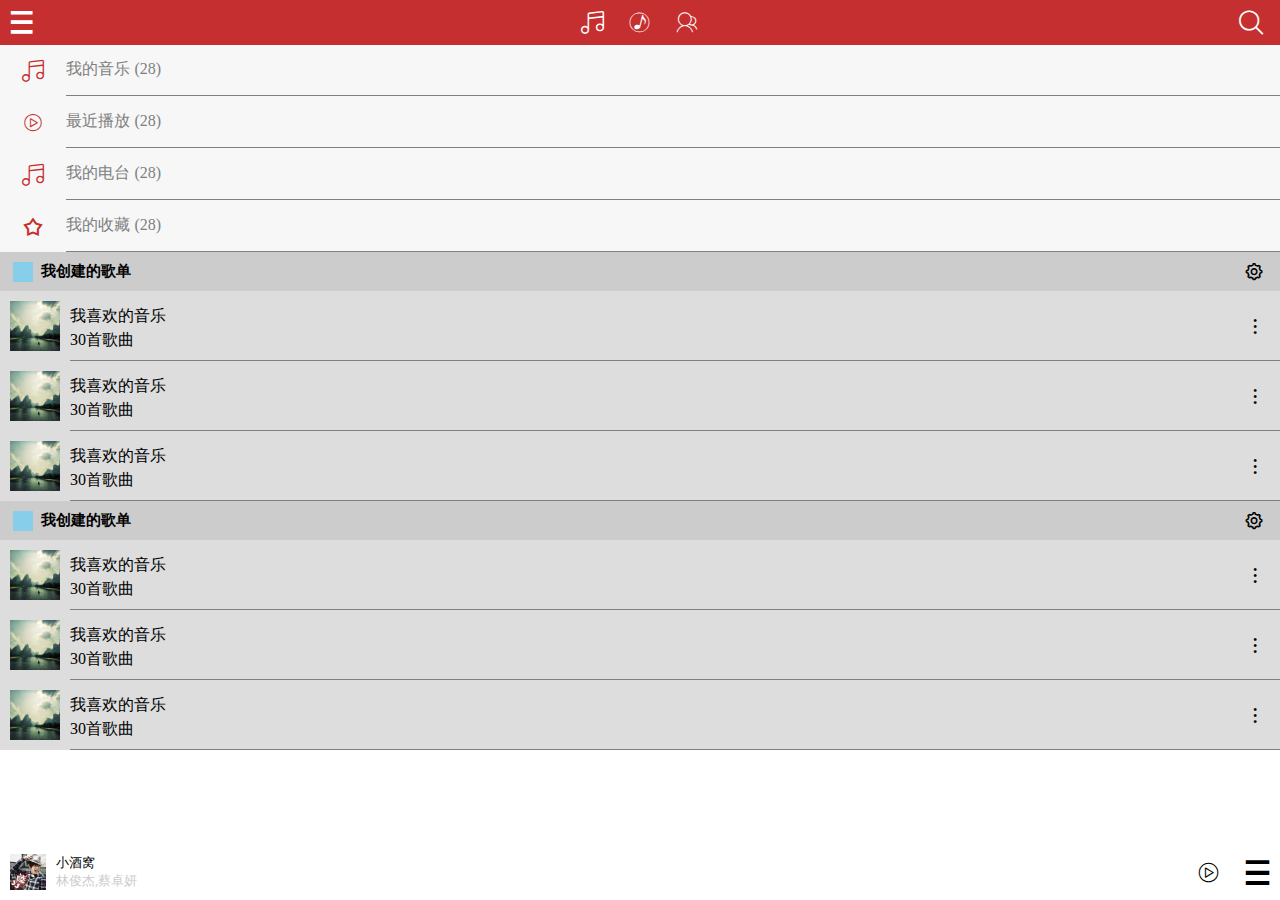
<file: flexdemo/index.html>
<!DOCTYPE html>
<html>
<head>
	<meta charset="utf-8">
	<title>flex布局</title>
	<meta name="viewport" content="width=device-width,initial-scale=1,maximum-scale=1,user-scalable=no">
	<link rel="stylesheet" type="text/css" href="css/reset.css">
	<link rel="stylesheet" type="text/css" href="css/iconfont.css">
	<link rel="stylesheet" type="text/css" href="css/index.css">
</head>
<body>

<header class="top-part">
	<div class="top-part-left">
		<span class="iconfont icon-xuanxiang1"></span>
	</div>
	<div class="top-part-mid">
		<span class="iconfont icon-yinyue"></span>
		<span class="iconfont icon-yinyue2"></span>
		<span class="iconfont icon-yonghu"></span>
	</div>
	<div class="top-part-right">
		<span class="iconfont icon-fangdajing"></span>
	</div>
</header>

<section class="playsel-part">
	<div class="playsel-item">
		<div class="item-logo">
			<span class="iconfont icon-yinyue"></span>
		</div>
		<div class="item-mess">
			<span class="item-mess-name">我的音乐</span>
			<span class="item-mess-num">(28)</span>
		</div>
	</div>
	<div class="playsel-item">
		<div class="item-logo">
			<span class="iconfont icon-bofang"></span>
		</div>
		<div class="item-mess">
			<span class="item-mess-name">最近播放</span>
			<span class="item-mess-num">(28)</span>
		</div>
	</div>
	<div class="playsel-item">
		<div class="item-logo">
			<span class="iconfont icon-yinyue"></span>
		</div>
		<div class="item-mess">
			<span class="item-mess-name">我的电台</span>
			<span class="item-mess-num">(28)</span>
		</div>
	</div>
	<div class="playsel-item">
		<div class="item-logo">
			<span class="iconfont icon-shoucang"></span>
		</div>
		<div class="item-mess">
			<span class="item-mess-name">我的收藏</span>
			<span class="item-mess-num">(28)</span>
		</div>
	</div>
</section>

<section class="playall-part">
	<div class="playall-item">
		<h6>
			<span class="insert-xiabiao"></span>我创建的歌单
			<span class="iconfont icon-shezhi"></span>
		</h6>
		<div class="playall-item-content">
			<div class="playall-item-list">
				<div class="item-list-logo">
					<img src="img/music_far away.jpg">
				</div>
				<div class="item-list-mess">
					<p>我喜欢的音乐</p>
					<p><span>30</span>首歌曲</p>
					<span class="iconfont icon-xuanxiang2"></span>
				</div>
			</div>
			<div class="playall-item-list">
				<div class="item-list-logo">
					<img src="img/music_far away.jpg">
				</div>
				<div class="item-list-mess">
					<p>我喜欢的音乐</p>
					<p><span>30</span>首歌曲</p>
					<span class="iconfont icon-xuanxiang2"></span>
				</div>
			</div>
			<div class="playall-item-list">
				<div class="item-list-logo">
					<img src="img/music_far away.jpg">
				</div>
				<div class="item-list-mess">
					<p>我喜欢的音乐</p>
					<p><span>30</span>首歌曲</p>
					<span class="iconfont icon-xuanxiang2"></span>
				</div>
			</div>
		</div>
	</div>
	<div class="playall-item">
		<h6>
			<span class="insert-xiabiao"></span>我创建的歌单
			<span class="iconfont icon-shezhi"></span>
		</h6>
		<div class="playall-item-content">
			<div class="playall-item-list">
				<div class="item-list-logo">
					<img src="img/music_far away.jpg">
				</div>
				<div class="item-list-mess">
					<p>我喜欢的音乐</p>
					<p><span>30</span>首歌曲</p>
					<span class="iconfont icon-xuanxiang2"></span>
				</div>
			</div>
			<div class="playall-item-list">
				<div class="item-list-logo">
					<img src="img/music_far away.jpg">
				</div>
				<div class="item-list-mess">
					<p>我喜欢的音乐</p>
					<p><span>30</span>首歌曲</p>
					<span class="iconfont icon-xuanxiang2"></span>
				</div>
			</div>
			<div class="playall-item-list">
				<div class="item-list-logo">
					<img src="img/music_far away.jpg">
				</div>
				<div class="item-list-mess">
					<p>我喜欢的音乐</p>
					<p><span>30</span>首歌曲</p>
					<span class="iconfont icon-xuanxiang2"></span>
				</div>
			</div>
		</div>
	</div>
</section>


<div class="playbot">
	<div class="playbot-left">
		<div class="playbot-left-img">
			<img src="img/jj.jpg">
		</div>
		<div class="playbot-left-mess">
			<span>小酒窝</span>
			<p>林俊杰,蔡卓妍</p>
		</div>
	</div>
	<div class="playbot-right">
		<span class="iconfont icon-bofang"></span>
		<span class="iconfont icon-xuanxiang1"></span>
	</div>
</div>



</body>
</html>
</file>
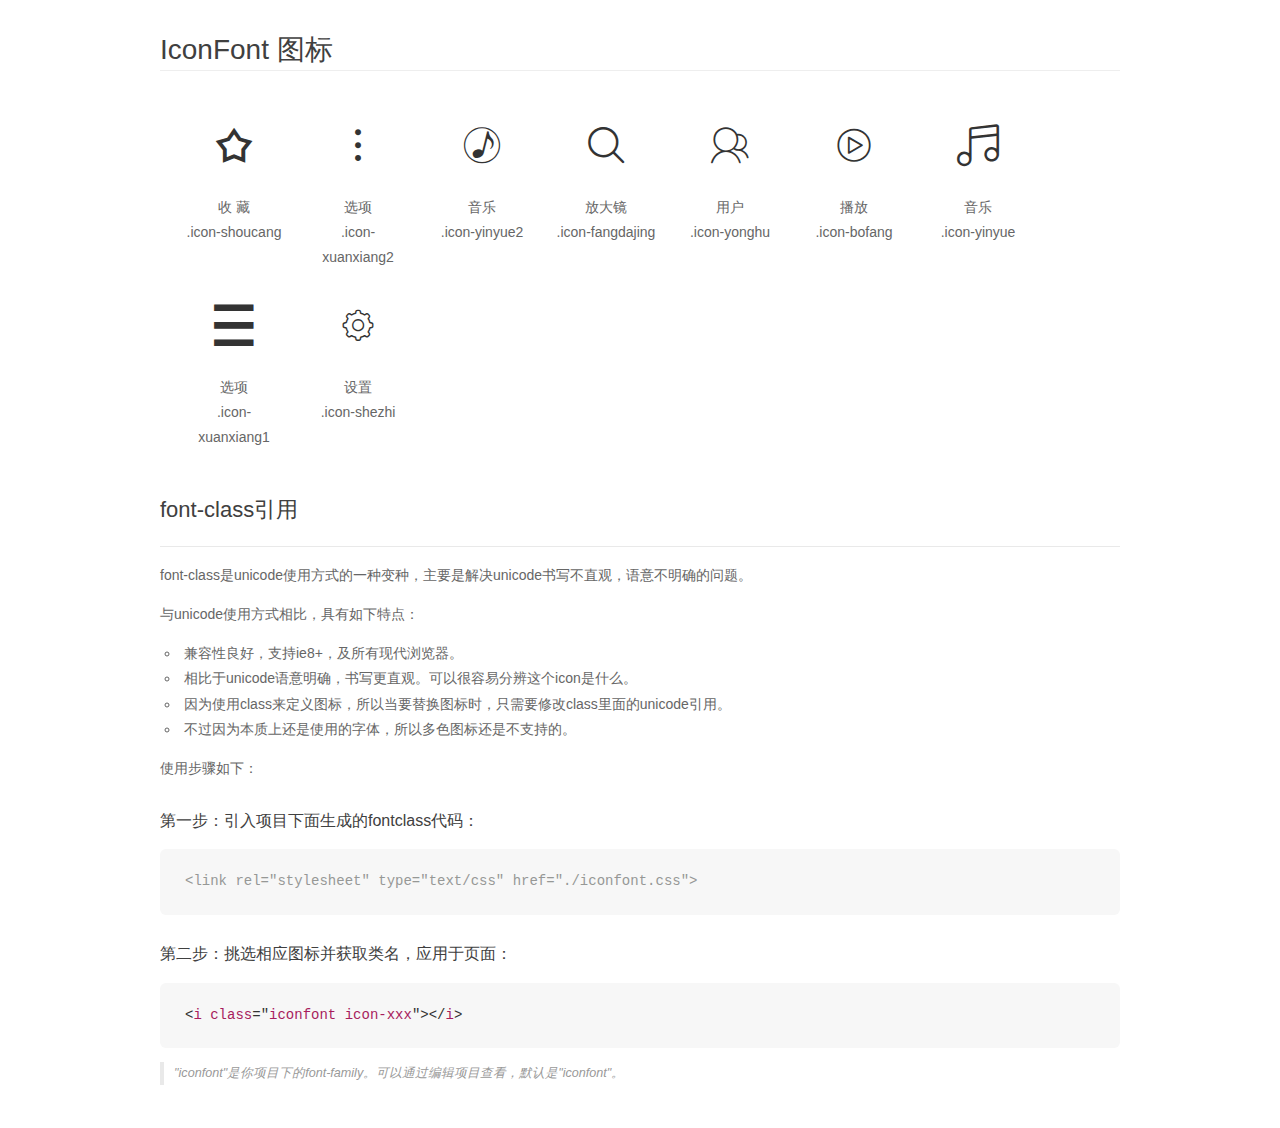
<file: flexdemo/download/font_465281_nupfj7d8aht49529/demo_fontclass.html>
<!DOCTYPE html>
<html>
<head>
    <meta charset="utf-8"/>
    <title>IconFont</title>
    <link rel="stylesheet" href="demo.css">
    <link rel="stylesheet" href="iconfont.css">
</head>
<body>
    <div class="main markdown">
        <h1>IconFont 图标</h1>
        <ul class="icon_lists clear">
            
                <li>
                <i class="icon iconfont icon-shoucang"></i>
                    <div class="name">收 藏</div>
                    <div class="fontclass">.icon-shoucang</div>
                </li>
            
                <li>
                <i class="icon iconfont icon-xuanxiang2"></i>
                    <div class="name">选项</div>
                    <div class="fontclass">.icon-xuanxiang2</div>
                </li>
            
                <li>
                <i class="icon iconfont icon-yinyue2"></i>
                    <div class="name">音乐</div>
                    <div class="fontclass">.icon-yinyue2</div>
                </li>
            
                <li>
                <i class="icon iconfont icon-fangdajing"></i>
                    <div class="name">放大镜</div>
                    <div class="fontclass">.icon-fangdajing</div>
                </li>
            
                <li>
                <i class="icon iconfont icon-yonghu"></i>
                    <div class="name">用户</div>
                    <div class="fontclass">.icon-yonghu</div>
                </li>
            
                <li>
                <i class="icon iconfont icon-bofang"></i>
                    <div class="name">播放</div>
                    <div class="fontclass">.icon-bofang</div>
                </li>
            
                <li>
                <i class="icon iconfont icon-yinyue"></i>
                    <div class="name">音乐</div>
                    <div class="fontclass">.icon-yinyue</div>
                </li>
            
                <li>
                <i class="icon iconfont icon-xuanxiang1"></i>
                    <div class="name">选项</div>
                    <div class="fontclass">.icon-xuanxiang1</div>
                </li>
            
                <li>
                <i class="icon iconfont icon-shezhi"></i>
                    <div class="name">设置</div>
                    <div class="fontclass">.icon-shezhi</div>
                </li>
            
        </ul>

        <h2 id="font-class-">font-class引用</h2>
        <hr>

        <p>font-class是unicode使用方式的一种变种，主要是解决unicode书写不直观，语意不明确的问题。</p>
        <p>与unicode使用方式相比，具有如下特点：</p>
        <ul>
        <li>兼容性良好，支持ie8+，及所有现代浏览器。</li>
        <li>相比于unicode语意明确，书写更直观。可以很容易分辨这个icon是什么。</li>
        <li>因为使用class来定义图标，所以当要替换图标时，只需要修改class里面的unicode引用。</li>
        <li>不过因为本质上还是使用的字体，所以多色图标还是不支持的。</li>
        </ul>
        <p>使用步骤如下：</p>
        <h3 id="-fontclass-">第一步：引入项目下面生成的fontclass代码：</h3>


        <pre><code class="lang-js hljs javascript"><span class="hljs-comment">&lt;link rel="stylesheet" type="text/css" href="./iconfont.css"&gt;</span></code></pre>
        <h3 id="-">第二步：挑选相应图标并获取类名，应用于页面：</h3>
        <pre><code class="lang-css hljs">&lt;<span class="hljs-selector-tag">i</span> <span class="hljs-selector-tag">class</span>="<span class="hljs-selector-tag">iconfont</span> <span class="hljs-selector-tag">icon-xxx</span>"&gt;&lt;/<span class="hljs-selector-tag">i</span>&gt;</code></pre>
        <blockquote>
        <p>"iconfont"是你项目下的font-family。可以通过编辑项目查看，默认是"iconfont"。</p>
        </blockquote>
    </div>
</body>
</html>
</file>
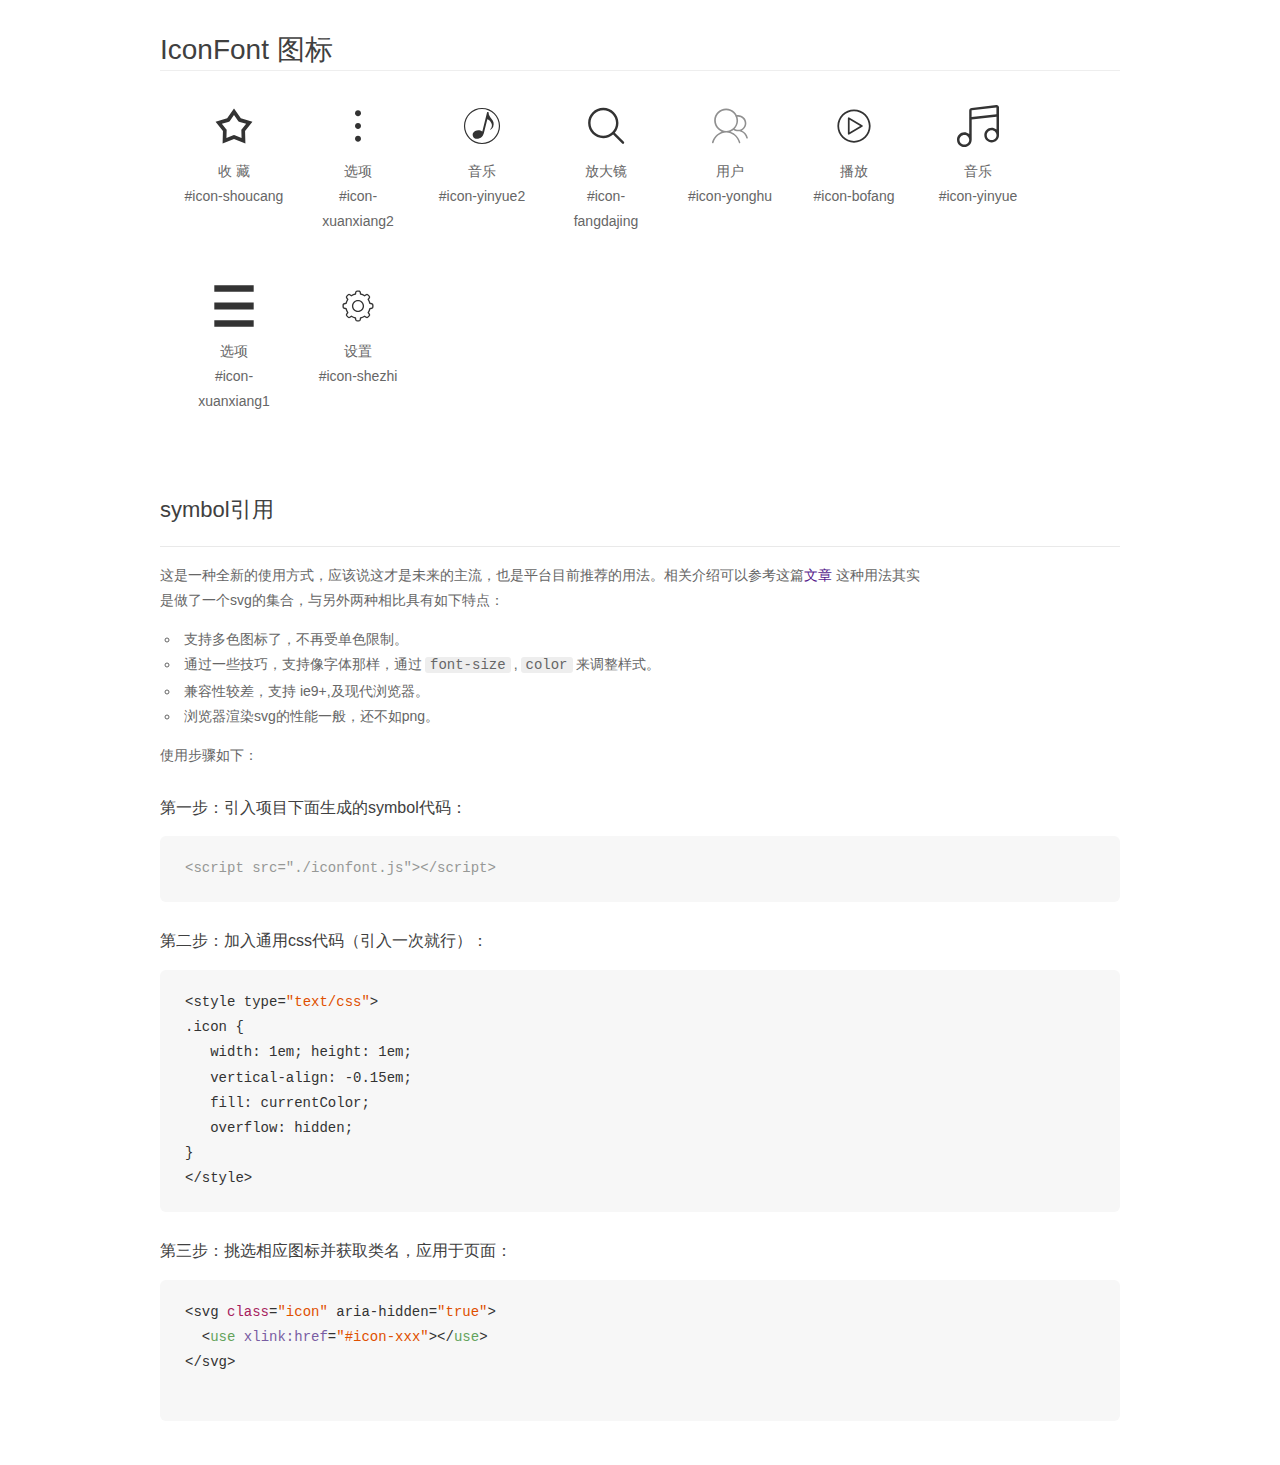
<file: flexdemo/download/font_465281_nupfj7d8aht49529/demo_symbol.html>
<!DOCTYPE html>
<html>
<head>
    <meta charset="utf-8"/>
    <title>IconFont</title>
    <link rel="stylesheet" href="demo.css">
    <script src="iconfont.js"></script>

    <style type="text/css">
        .icon {
          /* 通过设置 font-size 来改变图标大小 */
          width: 1em; height: 1em;
          /* 图标和文字相邻时，垂直对齐 */
          vertical-align: -0.15em;
          /* 通过设置 color 来改变 SVG 的颜色/fill */
          fill: currentColor;
          /* path 和 stroke 溢出 viewBox 部分在 IE 下会显示
             normalize.css 中也包含这行 */
          overflow: hidden;
        }

    </style>
</head>
<body>
    <div class="main markdown">
        <h1>IconFont 图标</h1>
        <ul class="icon_lists clear">
            
                <li>
                    <svg class="icon" aria-hidden="true">
                        <use xlink:href="#icon-shoucang"></use>
                    </svg>
                    <div class="name">收 藏</div>
                    <div class="fontclass">#icon-shoucang</div>
                </li>
            
                <li>
                    <svg class="icon" aria-hidden="true">
                        <use xlink:href="#icon-xuanxiang2"></use>
                    </svg>
                    <div class="name">选项</div>
                    <div class="fontclass">#icon-xuanxiang2</div>
                </li>
            
                <li>
                    <svg class="icon" aria-hidden="true">
                        <use xlink:href="#icon-yinyue2"></use>
                    </svg>
                    <div class="name">音乐</div>
                    <div class="fontclass">#icon-yinyue2</div>
                </li>
            
                <li>
                    <svg class="icon" aria-hidden="true">
                        <use xlink:href="#icon-fangdajing"></use>
                    </svg>
                    <div class="name">放大镜</div>
                    <div class="fontclass">#icon-fangdajing</div>
                </li>
            
                <li>
                    <svg class="icon" aria-hidden="true">
                        <use xlink:href="#icon-yonghu"></use>
                    </svg>
                    <div class="name">用户</div>
                    <div class="fontclass">#icon-yonghu</div>
                </li>
            
                <li>
                    <svg class="icon" aria-hidden="true">
                        <use xlink:href="#icon-bofang"></use>
                    </svg>
                    <div class="name">播放</div>
                    <div class="fontclass">#icon-bofang</div>
                </li>
            
                <li>
                    <svg class="icon" aria-hidden="true">
                        <use xlink:href="#icon-yinyue"></use>
                    </svg>
                    <div class="name">音乐</div>
                    <div class="fontclass">#icon-yinyue</div>
                </li>
            
                <li>
                    <svg class="icon" aria-hidden="true">
                        <use xlink:href="#icon-xuanxiang1"></use>
                    </svg>
                    <div class="name">选项</div>
                    <div class="fontclass">#icon-xuanxiang1</div>
                </li>
            
                <li>
                    <svg class="icon" aria-hidden="true">
                        <use xlink:href="#icon-shezhi"></use>
                    </svg>
                    <div class="name">设置</div>
                    <div class="fontclass">#icon-shezhi</div>
                </li>
            
        </ul>


        <h2 id="symbol-">symbol引用</h2>
        <hr>

        <p>这是一种全新的使用方式，应该说这才是未来的主流，也是平台目前推荐的用法。相关介绍可以参考这篇<a href="">文章</a>
        这种用法其实是做了一个svg的集合，与另外两种相比具有如下特点：</p>
        <ul>
          <li>支持多色图标了，不再受单色限制。</li>
          <li>通过一些技巧，支持像字体那样，通过<code>font-size</code>,<code>color</code>来调整样式。</li>
          <li>兼容性较差，支持 ie9+,及现代浏览器。</li>
          <li>浏览器渲染svg的性能一般，还不如png。</li>
        </ul>
        <p>使用步骤如下：</p>
        <h3 id="-symbol-">第一步：引入项目下面生成的symbol代码：</h3>
        <pre><code class="lang-js hljs javascript"><span class="hljs-comment">&lt;script src="./iconfont.js"&gt;&lt;/script&gt;</span></code></pre>
        <h3 id="-css-">第二步：加入通用css代码（引入一次就行）：</h3>
        <pre><code class="lang-js hljs javascript">&lt;style type=<span class="hljs-string">"text/css"</span>&gt;
.icon {
   width: <span class="hljs-number">1</span>em; height: <span class="hljs-number">1</span>em;
   vertical-align: <span class="hljs-number">-0.15</span>em;
   fill: currentColor;
   overflow: hidden;
}
&lt;<span class="hljs-regexp">/style&gt;</span></code></pre>
        <h3 id="-">第三步：挑选相应图标并获取类名，应用于页面：</h3>
        <pre><code class="lang-js hljs javascript">&lt;svg <span class="hljs-class"><span class="hljs-keyword">class</span></span>=<span class="hljs-string">"icon"</span> aria-hidden=<span class="hljs-string">"true"</span>&gt;<span class="xml"><span class="hljs-tag">
  &lt;<span class="hljs-name">use</span> <span class="hljs-attr">xlink:href</span>=<span class="hljs-string">"#icon-xxx"</span>&gt;</span><span class="hljs-tag">&lt;/<span class="hljs-name">use</span>&gt;</span>
</span>&lt;<span class="hljs-regexp">/svg&gt;
        </span></code></pre>
    </div>
</body>
</html>
</file>
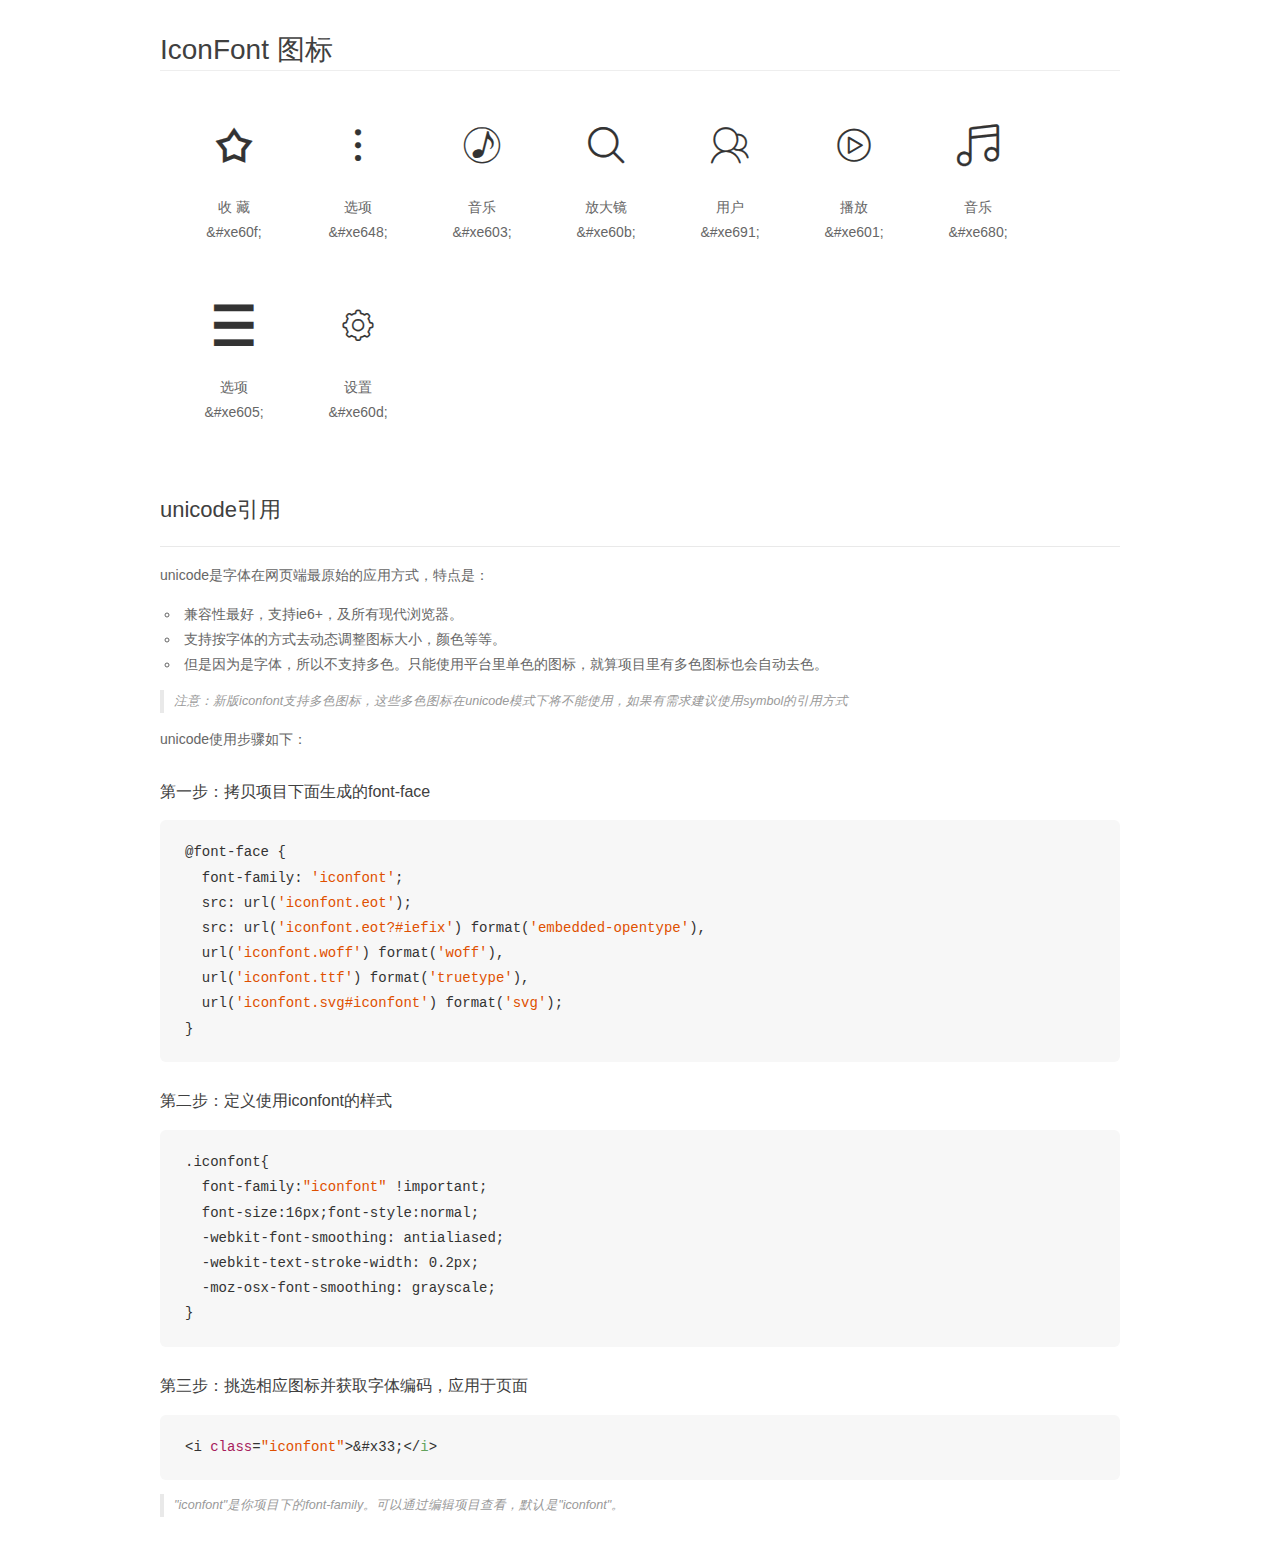
<file: flexdemo/download/font_465281_nupfj7d8aht49529/demo_unicode.html>
<!DOCTYPE html>
<html>
<head>
    <meta charset="utf-8"/>
    <title>IconFont</title>
    <link rel="stylesheet" href="demo.css">

    <style type="text/css">

        @font-face {font-family: "iconfont";
          src: url('iconfont.eot'); /* IE9*/
          src: url('iconfont.eot#iefix') format('embedded-opentype'), /* IE6-IE8 */
          url('iconfont.woff') format('woff'), /* chrome, firefox */
          url('iconfont.ttf') format('truetype'), /* chrome, firefox, opera, Safari, Android, iOS 4.2+*/
          url('iconfont.svg#iconfont') format('svg'); /* iOS 4.1- */
        }

        .iconfont {
          font-family:"iconfont" !important;
          font-size:16px;
          font-style:normal;
          -webkit-font-smoothing: antialiased;
          -webkit-text-stroke-width: 0.2px;
          -moz-osx-font-smoothing: grayscale;
        }

    </style>
</head>
<body>
    <div class="main markdown">
        <h1>IconFont 图标</h1>
        <ul class="icon_lists clear">
            
                <li>
                <i class="icon iconfont">&#xe60f;</i>
                    <div class="name">收 藏</div>
                    <div class="code">&amp;#xe60f;</div>
                </li>
            
                <li>
                <i class="icon iconfont">&#xe648;</i>
                    <div class="name">选项</div>
                    <div class="code">&amp;#xe648;</div>
                </li>
            
                <li>
                <i class="icon iconfont">&#xe603;</i>
                    <div class="name">音乐</div>
                    <div class="code">&amp;#xe603;</div>
                </li>
            
                <li>
                <i class="icon iconfont">&#xe60b;</i>
                    <div class="name">放大镜</div>
                    <div class="code">&amp;#xe60b;</div>
                </li>
            
                <li>
                <i class="icon iconfont">&#xe691;</i>
                    <div class="name">用户</div>
                    <div class="code">&amp;#xe691;</div>
                </li>
            
                <li>
                <i class="icon iconfont">&#xe601;</i>
                    <div class="name">播放</div>
                    <div class="code">&amp;#xe601;</div>
                </li>
            
                <li>
                <i class="icon iconfont">&#xe680;</i>
                    <div class="name">音乐</div>
                    <div class="code">&amp;#xe680;</div>
                </li>
            
                <li>
                <i class="icon iconfont">&#xe605;</i>
                    <div class="name">选项</div>
                    <div class="code">&amp;#xe605;</div>
                </li>
            
                <li>
                <i class="icon iconfont">&#xe60d;</i>
                    <div class="name">设置</div>
                    <div class="code">&amp;#xe60d;</div>
                </li>
            
        </ul>
        <h2 id="unicode-">unicode引用</h2>
        <hr>

        <p>unicode是字体在网页端最原始的应用方式，特点是：</p>
        <ul>
        <li>兼容性最好，支持ie6+，及所有现代浏览器。</li>
        <li>支持按字体的方式去动态调整图标大小，颜色等等。</li>
        <li>但是因为是字体，所以不支持多色。只能使用平台里单色的图标，就算项目里有多色图标也会自动去色。</li>
        </ul>
        <blockquote>
        <p>注意：新版iconfont支持多色图标，这些多色图标在unicode模式下将不能使用，如果有需求建议使用symbol的引用方式</p>
        </blockquote>
        <p>unicode使用步骤如下：</p>
        <h3 id="-font-face">第一步：拷贝项目下面生成的font-face</h3>
        <pre><code class="lang-js hljs javascript">@font-face {
  font-family: <span class="hljs-string">'iconfont'</span>;
  src: url(<span class="hljs-string">'iconfont.eot'</span>);
  src: url(<span class="hljs-string">'iconfont.eot?#iefix'</span>) format(<span class="hljs-string">'embedded-opentype'</span>),
  url(<span class="hljs-string">'iconfont.woff'</span>) format(<span class="hljs-string">'woff'</span>),
  url(<span class="hljs-string">'iconfont.ttf'</span>) format(<span class="hljs-string">'truetype'</span>),
  url(<span class="hljs-string">'iconfont.svg#iconfont'</span>) format(<span class="hljs-string">'svg'</span>);
}
</code></pre>
        <h3 id="-iconfont-">第二步：定义使用iconfont的样式</h3>
        <pre><code class="lang-js hljs javascript">.iconfont{
  font-family:<span class="hljs-string">"iconfont"</span> !important;
  font-size:<span class="hljs-number">16</span>px;font-style:normal;
  -webkit-font-smoothing: antialiased;
  -webkit-text-stroke-width: <span class="hljs-number">0.2</span>px;
  -moz-osx-font-smoothing: grayscale;
}
</code></pre>
        <h3 id="-">第三步：挑选相应图标并获取字体编码，应用于页面</h3>
        <pre><code class="lang-js hljs javascript">&lt;i <span class="hljs-class"><span class="hljs-keyword">class</span></span>=<span class="hljs-string">"iconfont"</span>&gt;&amp;#x33;<span class="xml"><span class="hljs-tag">&lt;/<span class="hljs-name">i</span>&gt;</span></span></code></pre>

        <blockquote>
        <p>"iconfont"是你项目下的font-family。可以通过编辑项目查看，默认是"iconfont"。</p>
        </blockquote>
    </div>


</body>
</html>
</file>
<file: flexdemo/css/iconfont.css>
@font-face {font-family: "iconfont";
  src: url('iconfont.eot?t=1509942121591'); /* IE9*/
  src: url('iconfont.eot?t=1509942121591#iefix') format('embedded-opentype'), /* IE6-IE8 */
  url('[data-uri]') format('woff'),
  url('iconfont.ttf?t=1509942121591') format('truetype'), /* chrome, firefox, opera, Safari, Android, iOS 4.2+*/
  url('iconfont.svg?t=1509942121591#iconfont') format('svg'); /* iOS 4.1- */
}

.iconfont {
  font-family:"iconfont" !important;
  font-size:16px;
  font-style:normal;
  -webkit-font-smoothing: antialiased;
  -moz-osx-font-smoothing: grayscale;
}

.icon-shoucang:before { content: "\e60f"; }

.icon-xuanxiang2:before { content: "\e648"; }

.icon-yinyue2:before { content: "\e603"; }

.icon-fangdajing:before { content: "\e60b"; }

.icon-yonghu:before { content: "\e691"; }

.icon-bofang:before { content: "\e601"; }

.icon-yinyue:before { content: "\e680"; }

.icon-xuanxiang1:before { content: "\e605"; }

.icon-shezhi:before { content: "\e60d"; }
</file>
<file: flexdemo/css/index.css>
body{
    padding-top: 44px;
    padding-bottom: 56px;
}

.top-part{
	background: #C62F2F;
	display: flex;
	justify-content: space-between;
	position: fixed;
	width: 100%;
	left: 0px;
	top: 0px;
	z-index: 10;
}

.top-part-left{
	padding: 10px;
	/* padding-left: 20px; */
}
.top-part-left span{
	font-size: 23px;
	color: #fff;
}

.top-part-mid{
    /* padding-top: 10px; */
    align-self: center;
}
.top-part-mid span{
    font-size: 23px;
    padding: 0px 10px;
    color: #fff;
}
.top-part-right{
    align-self: center;
    padding-right: 15px;
}
.top-part-right span{
    font-size: 28px;
    color: #fff;
}

.playsel-part{
}
.playsel-item{
	display: flex;
	justify-content: flex-start;
	background: #F7F7F7;
	padding: 15px 0px;
	padding-bottom: 0px;
}

.item-logo{
	width: 70px;
	text-align: center;
}
.item-logo span{
	color: #C62F2F;
	font-size: 22px;
}
.item-mess{
	width: 100%;
	color: grey;
	border-bottom: 1px solid grey;
	padding-bottom: 15px;
}
.item-mess-name{}
.item-mess-num{}


.playall-part{}
.playall-item{}
.playall-item h6{
    font-size: 15px;
    padding: 10px 0px;
    background: #ccc;
    position: relative;
    padding-left: 41px;
}
.playall-item .insert-xiabiao{
    top: 10px;
    left: 13px;
    width: 20px;
    height: 20px;
    background: skyblue;
}
.playall-item .icon-shezhi{
    position: absolute;
    top: 50%;
    right: 15px;
    font-size: 22px;
    transform: translateY(-50%);
}
.playall-item-content{}
.playall-item-list{
    display: flex;
    background: #ddd;
}
.item-list-logo{
    width: 50px;
    height: 50px;
    padding: 10px;
}
.item-list-logo img{
	width: 50px;
	height: 50px;
}
.item-list-mess{
    flex-grow: 1;
    position: relative;
    border-bottom: 1px solid grey;
    padding-top: 13px;
}
.item-list-mess p{
    line-height: 24px;
}
.item-list-mess .icon-xuanxiang2{
    font-size: 20px;
    position: absolute;
    top: 50%;
    right: 15px;
    transform: translateY(-50%);
}

.playbot{
	position: fixed;
	left: 0px;
	bottom: 0px;
	display: flex;
	width: 100%;
	background: #fff;
	justify-content: space-between;
	z-index: 10;
}

.playbot-left{
    display: flex;
}
.playbot-left-img{
    width: 36px;
    height: 36px;
    padding: 10px;
}
.playbot-left-img img{
    width: 100%;
    height: 100%;
}
.playbot-left-mess{
    font-size: 13px;
    padding-top: 10px;
}
.playbot-left-mess span{}
.playbot-left-mess p{
    color: #ccc;
}
.playbot-right{padding-top: 15px;}
.playbot-right span{
    font-size: 25px;
    padding: 0px 10px;
}
</file>
<file: flexdemo/download/font_465281_nupfj7d8aht49529/iconfont.css>
@font-face {font-family: "iconfont";
  src: url('iconfont.eot?t=1509942121591'); /* IE9*/
  src: url('iconfont.eot?t=1509942121591#iefix') format('embedded-opentype'), /* IE6-IE8 */
  url('[data-uri]') format('woff'),
  url('iconfont.ttf?t=1509942121591') format('truetype'), /* chrome, firefox, opera, Safari, Android, iOS 4.2+*/
  url('iconfont.svg?t=1509942121591#iconfont') format('svg'); /* iOS 4.1- */
}

.iconfont {
  font-family:"iconfont" !important;
  font-size:16px;
  font-style:normal;
  -webkit-font-smoothing: antialiased;
  -moz-osx-font-smoothing: grayscale;
}

.icon-shoucang:before { content: "\e60f"; }

.icon-xuanxiang2:before { content: "\e648"; }

.icon-yinyue2:before { content: "\e603"; }

.icon-fangdajing:before { content: "\e60b"; }

.icon-yonghu:before { content: "\e691"; }

.icon-bofang:before { content: "\e601"; }

.icon-yinyue:before { content: "\e680"; }

.icon-xuanxiang1:before { content: "\e605"; }

.icon-shezhi:before { content: "\e60d"; }
</file>
<file: flexdemo/download/font_465281_nupfj7d8aht49529/demo.css>
*{margin: 0;padding: 0;list-style: none;}
/*
KISSY CSS Reset
理念：1. reset 的目的不是清除浏览器的默认样式，这仅是部分工作。清除和重置是紧密不可分的。
2. reset 的目的不是让默认样式在所有浏览器下一致，而是减少默认样式有可能带来的问题。
3. reset 期望提供一套普适通用的基础样式。但没有银弹，推荐根据具体需求，裁剪和修改后再使用。
特色：1. 适应中文；2. 基于最新主流浏览器。
维护：玉伯<lifesinger@gmail.com>, 正淳<ragecarrier@gmail.com>
 */

/** 清除内外边距 **/
body, h1, h2, h3, h4, h5, h6, hr, p, blockquote, /* structural elements 结构元素 */
dl, dt, dd, ul, ol, li, /* list elements 列表元素 */
pre, /* text formatting elements 文本格式元素 */
form, fieldset, legend, button, input, textarea, /* form elements 表单元素 */
th, td /* table elements 表格元素 */ {
  margin: 0;
  padding: 0;
}

/** 设置默认字体 **/
body,
button, input, select, textarea /* for ie */ {
  font: 12px/1.5 tahoma, arial, \5b8b\4f53, sans-serif;
}
h1, h2, h3, h4, h5, h6 { font-size: 100%; }
address, cite, dfn, em, var { font-style: normal; } /* 将斜体扶正 */
code, kbd, pre, samp { font-family: courier new, courier, monospace; } /* 统一等宽字体 */
small { font-size: 12px; } /* 小于 12px 的中文很难阅读，让 small 正常化 */

/** 重置列表元素 **/
ul, ol { list-style: none; }

/** 重置文本格式元素 **/
a { text-decoration: none; }
a:hover { text-decoration: underline; }


/** 重置表单元素 **/
legend { color: #000; } /* for ie6 */
fieldset, img { border: 0; } /* img 搭车：让链接里的 img 无边框 */
button, input, select, textarea { font-size: 100%; } /* 使得表单元素在 ie 下能继承字体大小 */
/* 注：optgroup 无法扶正 */

/** 重置表格元素 **/
table { border-collapse: collapse; border-spacing: 0; }

/* 清除浮动 */
.ks-clear:after, .clear:after {
  content: '\20';
  display: block;
  height: 0;
  clear: both;
}
.ks-clear, .clear {
  *zoom: 1;
}

.main {
  padding: 30px 100px;
width: 960px;
margin: 0 auto;
}
.main h1{font-size:36px; color:#333; text-align:left;margin-bottom:30px; border-bottom: 1px solid #eee;}

.helps{margin-top:40px;}
.helps pre{
  padding:20px;
  margin:10px 0;
  border:solid 1px #e7e1cd;
  background-color: #fffdef;
  overflow: auto;
}

.icon_lists{
  width: 100% !important;

}

.icon_lists li{
  float:left;
  width: 100px;
  height:180px;
  text-align: center;
  list-style: none !important;
}
.icon_lists .icon{
  font-size: 42px;
  line-height: 100px;
  margin: 10px 0;
  color:#333;
  -webkit-transition: font-size 0.25s ease-out 0s;
  -moz-transition: font-size 0.25s ease-out 0s;
  transition: font-size 0.25s ease-out 0s;

}
.icon_lists .icon:hover{
  font-size: 100px;
}



.markdown {
  color: #666;
  font-size: 14px;
  line-height: 1.8;
}

.highlight {
  line-height: 1.5;
}

.markdown img {
  vertical-align: middle;
  max-width: 100%;
}

.markdown h1 {
  color: #404040;
  font-weight: 500;
  line-height: 40px;
  margin-bottom: 24px;
}

.markdown h2,
.markdown h3,
.markdown h4,
.markdown h5,
.markdown h6 {
  color: #404040;
  margin: 1.6em 0 0.6em 0;
  font-weight: 500;
  clear: both;
}

.markdown h1 {
  font-size: 28px;
}

.markdown h2 {
  font-size: 22px;
}

.markdown h3 {
  font-size: 16px;
}

.markdown h4 {
  font-size: 14px;
}

.markdown h5 {
  font-size: 12px;
}

.markdown h6 {
  font-size: 12px;
}

.markdown hr {
  height: 1px;
  border: 0;
  background: #e9e9e9;
  margin: 16px 0;
  clear: both;
}

.markdown p,
.markdown pre {
  margin: 1em 0;
}

.markdown > p,
.markdown > blockquote,
.markdown > .highlight,
.markdown > ol,
.markdown > ul {
  width: 80%;
}

.markdown ul > li {
  list-style: circle;
}

.markdown > ul li,
.markdown blockquote ul > li {
  margin-left: 20px;
  padding-left: 4px;
}

.markdown > ul li p,
.markdown > ol li p {
  margin: 0.6em 0;
}

.markdown ol > li {
  list-style: decimal;
}

.markdown > ol li,
.markdown blockquote ol > li {
  margin-left: 20px;
  padding-left: 4px;
}

.markdown code {
  margin: 0 3px;
  padding: 0 5px;
  background: #eee;
  border-radius: 3px;
}

.markdown pre {
  border-radius: 6px;
  background: #f7f7f7;
  padding: 20px;
}

.markdown pre code {
  border: none;
  background: #f7f7f7;
  margin: 0;
}

.markdown strong,
.markdown b {
  font-weight: 600;
}

.markdown > table {
  border-collapse: collapse;
  border-spacing: 0px;
  empty-cells: show;
  border: 1px solid #e9e9e9;
  width: 95%;
  margin-bottom: 24px;
}

.markdown > table th {
  white-space: nowrap;
  color: #333;
  font-weight: 600;

}

.markdown > table th,
.markdown > table td {
  border: 1px solid #e9e9e9;
  padding: 8px 16px;
  text-align: left;
}

.markdown > table th {
  background: #F7F7F7;
}

.markdown blockquote {
  font-size: 90%;
  color: #999;
  border-left: 4px solid #e9e9e9;
  padding-left: 0.8em;
  margin: 1em 0;
  font-style: italic;
}

.markdown blockquote p {
  margin: 0;
}

.markdown .anchor {
  opacity: 0;
  transition: opacity 0.3s ease;
  margin-left: 8px;
}

.markdown .waiting {
  color: #ccc;
}

.markdown h1:hover .anchor,
.markdown h2:hover .anchor,
.markdown h3:hover .anchor,
.markdown h4:hover .anchor,
.markdown h5:hover .anchor,
.markdown h6:hover .anchor {
  opacity: 1;
  display: inline-block;
}

.markdown > br,
.markdown > p > br {
  clear: both;
}


.hljs {
  display: block;
  background: white;
  padding: 0.5em;
  color: #333333;
  overflow-x: auto;
}

.hljs-comment,
.hljs-meta {
  color: #969896;
}

.hljs-string,
.hljs-variable,
.hljs-template-variable,
.hljs-strong,
.hljs-emphasis,
.hljs-quote {
  color: #df5000;
}

.hljs-keyword,
.hljs-selector-tag,
.hljs-type {
  color: #a71d5d;
}

.hljs-literal,
.hljs-symbol,
.hljs-bullet,
.hljs-attribute {
  color: #0086b3;
}

.hljs-section,
.hljs-name {
  color: #63a35c;
}

.hljs-tag {
  color: #333333;
}

.hljs-title,
.hljs-attr,
.hljs-selector-id,
.hljs-selector-class,
.hljs-selector-attr,
.hljs-selector-pseudo {
  color: #795da3;
}

.hljs-addition {
  color: #55a532;
  background-color: #eaffea;
}

.hljs-deletion {
  color: #bd2c00;
  background-color: #ffecec;
}

.hljs-link {
  text-decoration: underline;
}

pre{
  background: #fff;
}
</file>
